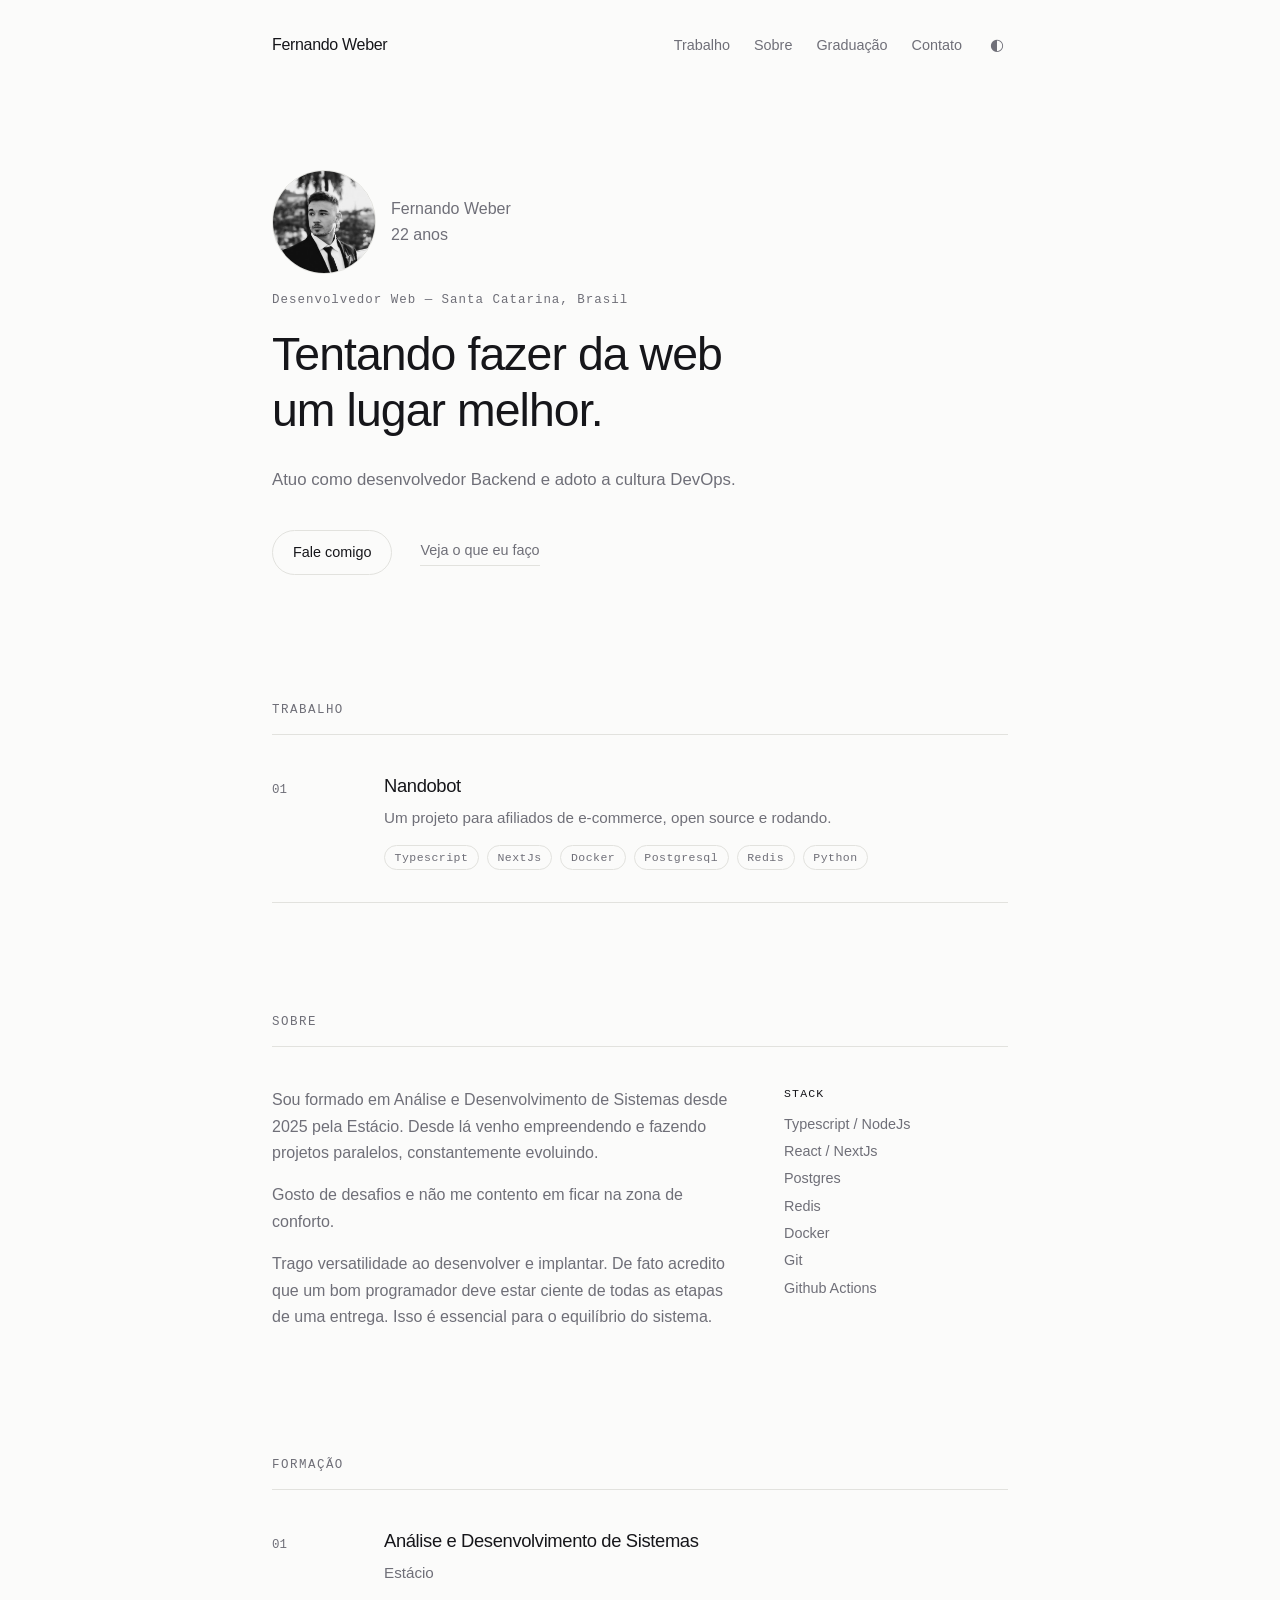
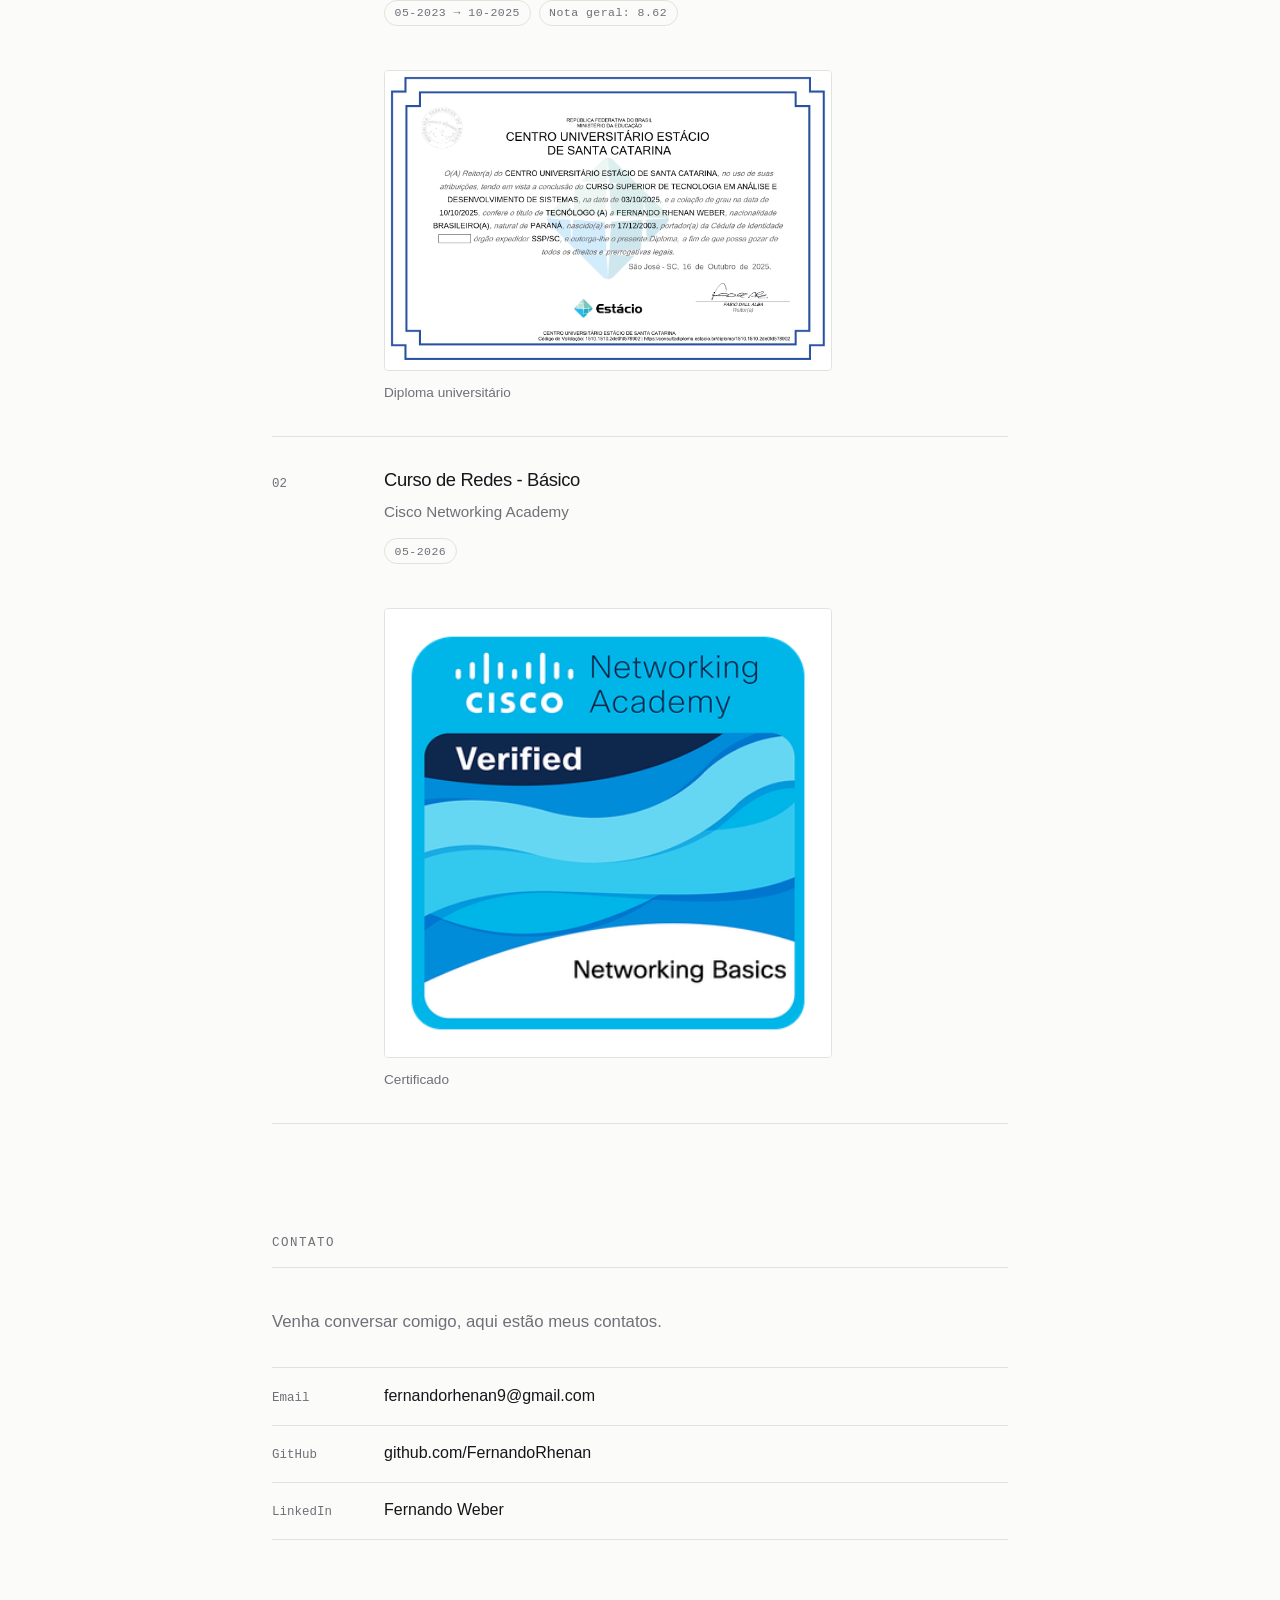
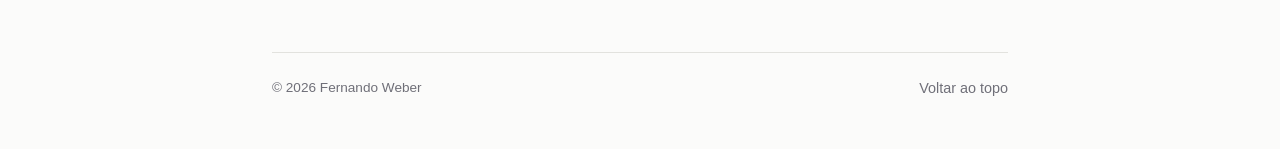
<file: index.html>
<!doctype html>
<html lang="en">
  <head>
    <meta charset="UTF-8" />
    <meta name="viewport" content="width=device-width, initial-scale=1.0" />
    <meta
      name="description"
      content="[One-line description of you and what you build]"
    />
    <title>Fernando Weber — Web Developer</title>
    <link rel="stylesheet" href="styles.css" />
  </head>

  <body>
    <header class="site-header">
      <a class="wordmark" href="#top">Fernando Weber</a>
      <nav>
        <ul>
          <li><a href="#work">Trabalho</a></li>
          <li><a href="#about">Sobre</a></li>
          <li><a href="#education">Graduação</a></li>
          <li><a href="#contact">Contato</a></li>
        </ul>
      </nav>
      <button id="theme-toggle" type="button" aria-label="Toggle color theme">
        <span aria-hidden="true">◐</span>
      </button>
    </header>

    <main id="top">
      <section class="hero">
        <div class="hero-profile">
          <img
            class="avatar"
            src="./public/perfil.png"
            width="800"
            height="800"
            alt="Foto de perfil de Fernando Weber"
          />
          <div class="hero-name">
            <span>Fernando Weber</span>
            <span>22 anos</span>
          </div>
        </div>
        <p class="eyebrow">Desenvolvedor Web — Santa Catarina, Brasil</p>
        <h1>Tentando fazer da web um lugar melhor.</h1>
        <p class="lede">
          Atuo como desenvolvedor Backend e adoto a cultura DevOps.
        </p>
        <p class="hero-actions">
          <a class="button" href="#contact">Fale comigo</a>
          <a class="link" href="#work">Veja o que eu faço</a>
        </p>
      </section>

      <section id="work" class="section">
        <h2 class="section-title">Trabalho</h2>

        <ol class="project-list">
          <li class="project">
            <div class="project-meta">
              <span class="project-index">01</span>
            </div>
            <div class="project-body">
              <h3><a href="./nandobot.html">Nandobot</a></h3>
              <p>
                Um projeto para afiliados de e-commerce, open source e rodando.
              </p>
              <ul class="tags">
                <li>Typescript</li>
                <li>NextJs</li>
                <li>Docker</li>
                <li>Postgresql</li>
                <li>Redis</li>
                <li>Python</li>
              </ul>
            </div>
          </li>
        </ol>
      </section>

      <section id="about" class="section">
        <h2 class="section-title">Sobre</h2>
        <div class="about-grid">
          <div class="about-text">
            <p>
              Sou formado em Análise e Desenvolvimento de Sistemas desde 2025
              pela Estácio. Desde lá venho empreendendo e fazendo projetos
              paralelos, constantemente evoluindo.
            </p>
            <p>
              Gosto de desafios e não me contento em ficar na zona de conforto.
            </p>
            <p>
              Trago versatilidade ao desenvolver e implantar. De fato acredito
              que um bom programador deve estar ciente de todas as etapas de uma
              entrega. Isso é essencial para o equilíbrio do sistema.
            </p>
          </div>
          <div class="about-side">
            <h4>Stack</h4>
            <ul class="plain-list">
              <li>Typescript / NodeJs</li>
              <li>React / NextJs</li>
              <li>Postgres</li>
              <li>Redis</li>
              <li>Docker</li>
              <li>Git</li>
              <li>Github Actions</li>
            </ul>
          </div>
        </div>
      </section>

      <section id="education" class="section">
        <h2 class="section-title">Formação</h2>
        <ol class="project-list">
          <li class="project">
            <div class="project-meta">
              <span class="project-index">01</span>
            </div>
            <div class="project-body">
              <h3>Análise e Desenvolvimento de Sistemas</h3>
              <p>Estácio</p>
              <ul class="tags">
                <li>05-2023 → 10-2025</li>
                <li>Nota geral: 8.62</li>
              </ul>
            </div>
            <figure>
              <a href="public/diploma.png" target="_blank">
                <img src="./public/diploma.png" loading="lazy" />
              </a>
              <figcaption>Diploma universitário</figcaption>
            </figure>
          </li>
          <li class="project">
            <div class="project-meta">
              <span class="project-index">02</span>
            </div>
            <div class="project-body">
              <h3>Curso de Redes - Básico</h3>
              <p>Cisco Networking Academy</p>
              <ul class="tags">
                <li>05-2026</li>
              </ul>
            </div>
            <figure>
              <a
                href="https://www.credly.com/badges/61dafdb2-c629-4b6b-afde-3ce85b304fd9/linked_in?t=tfczmu"
                target="_blank"
              >
                <img src="./public/cisco_network_basics.png" loading="lazy" />
              </a>
              <figcaption>Certificado</figcaption>
            </figure>
          </li>
        </ol>
      </section>
      <section id="contact" class="section">
        <h2 class="section-title">Contato</h2>
        <p class="lede">Venha conversar comigo, aqui estão meus contatos.</p>
        <ul class="contact-list">
          <li>
            <span>Email</span
            ><a
              referrerpolicy="no-referrer"
              target="_blank"
              href="mailto:fernandorhenan9@gmail.com"
              >fernandorhenan9@gmail.com</a
            >
          </li>
          <li>
            <span>GitHub</span
            ><a
              href="https://github.com/FernandoRhenan"
              referrerpolicy="no-referrer"
              target="_blank"
              >github.com/FernandoRhenan</a
            >
          </li>
          <li>
            <span>LinkedIn</span
            ><a
              href="https://www.linkedin.com/in/fernando-rhenan-weber-445ba4246/"
              referrerpolicy="no-referrer"
              target="_blank"
              >Fernando Weber</a
            >
          </li>
        </ul>
      </section>
    </main>

    <footer class="site-footer">
      <p>© <span id="year"></span> Fernando Weber</p>
      <p><a href="#top">Voltar ao topo</a></p>
    </footer>

    <script src="main.js"></script>
  </body>
</html>
</file>
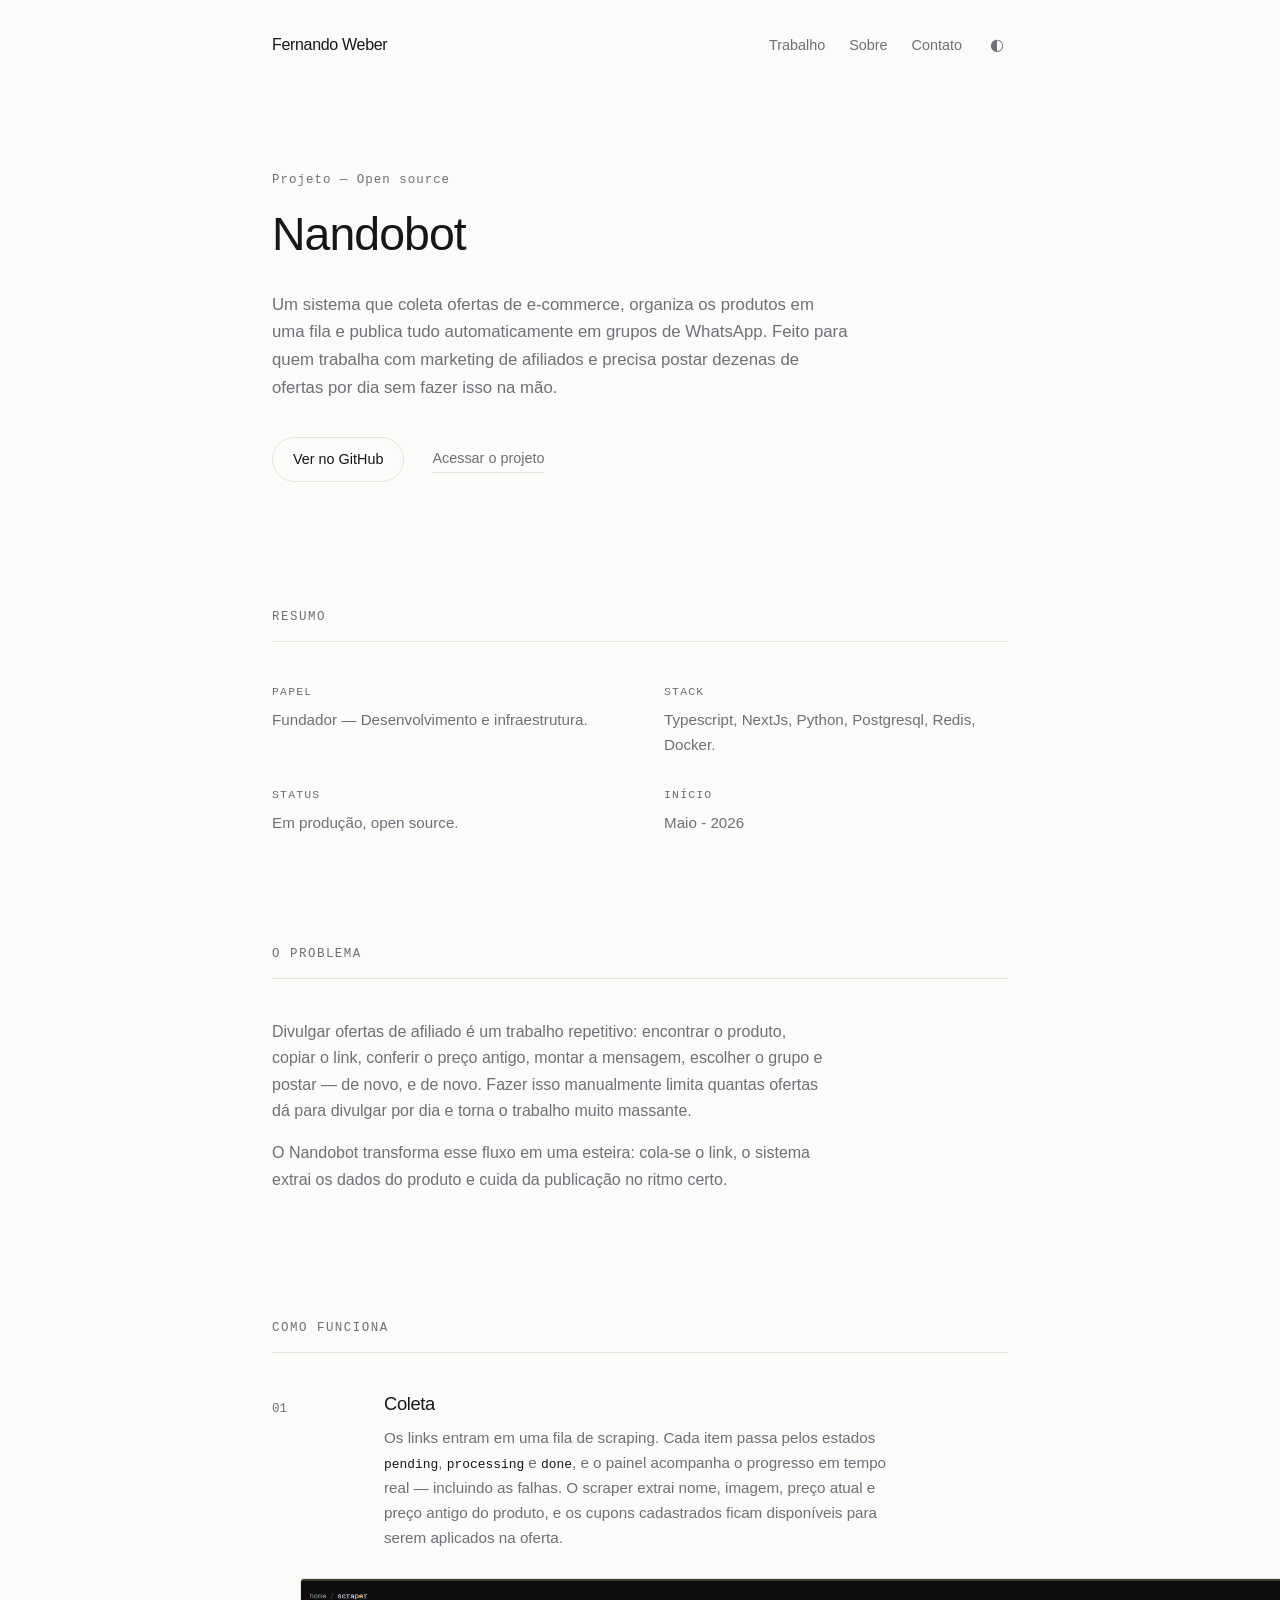
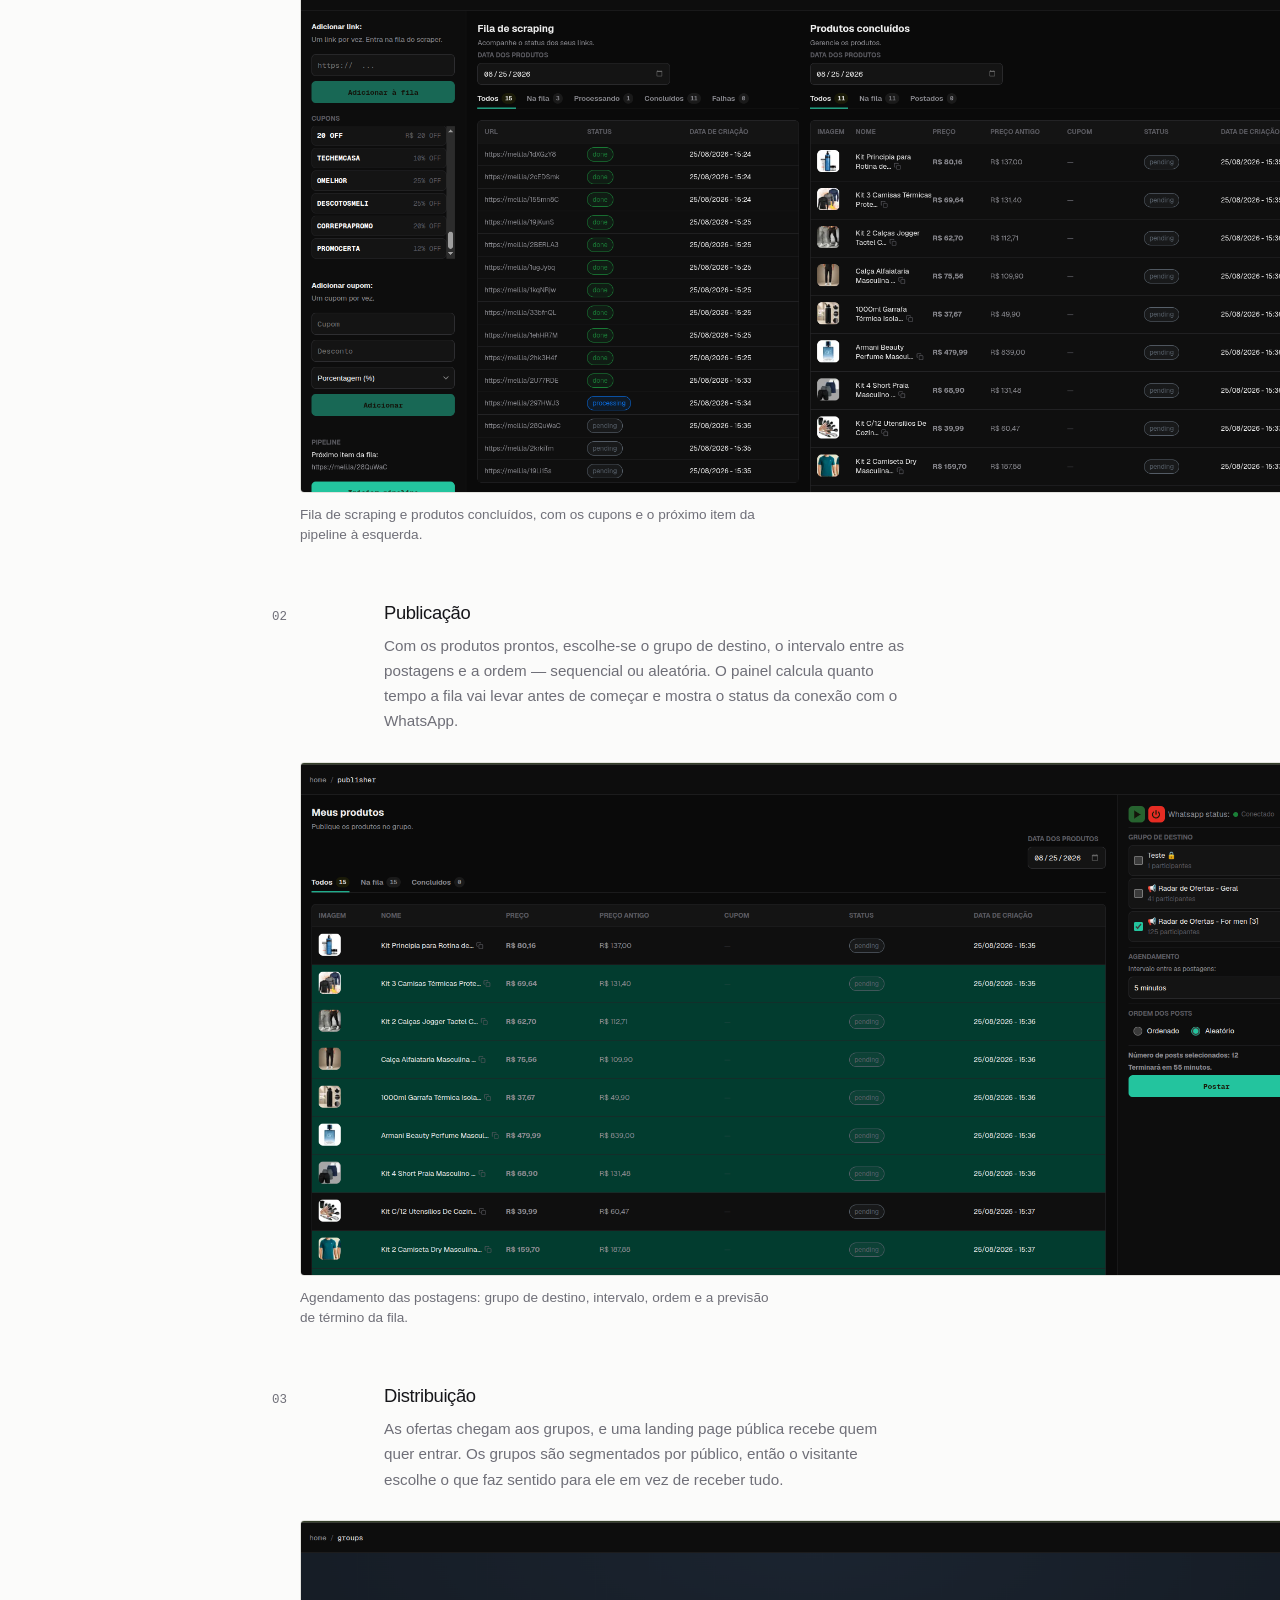
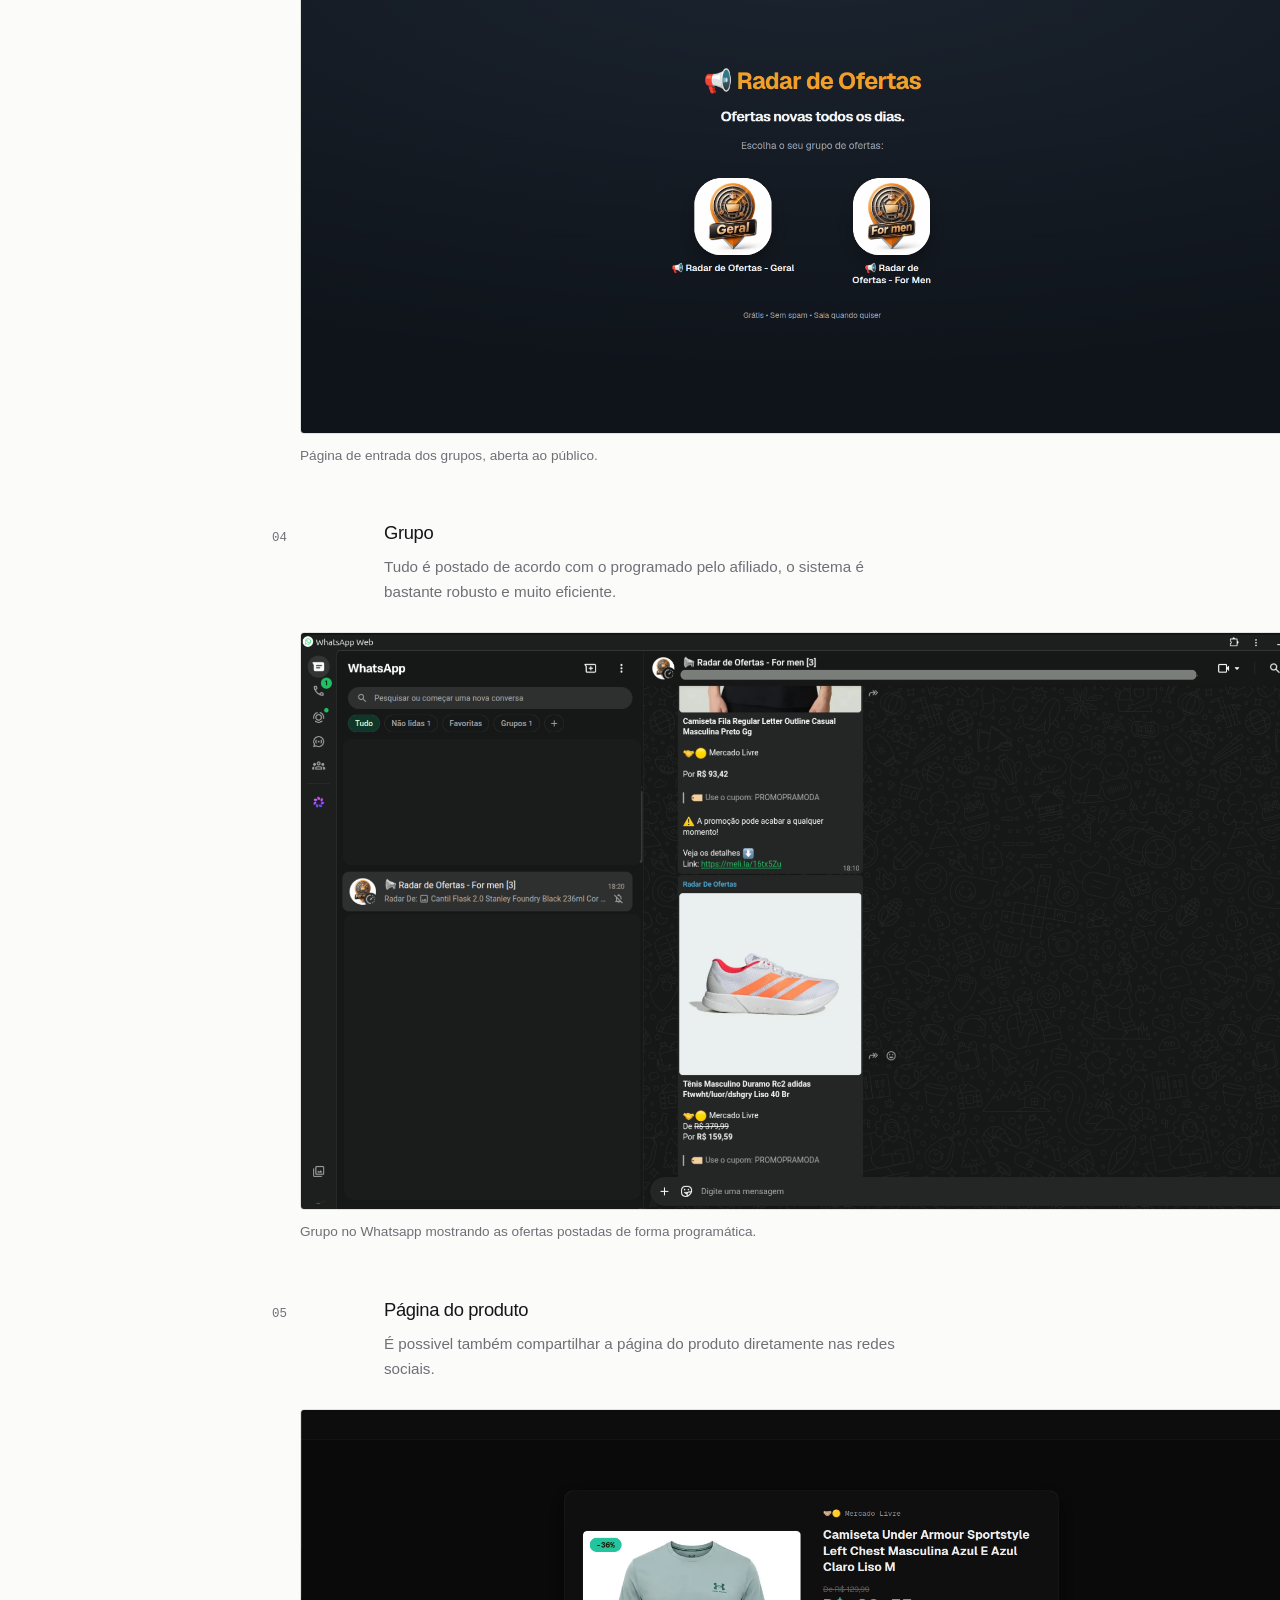
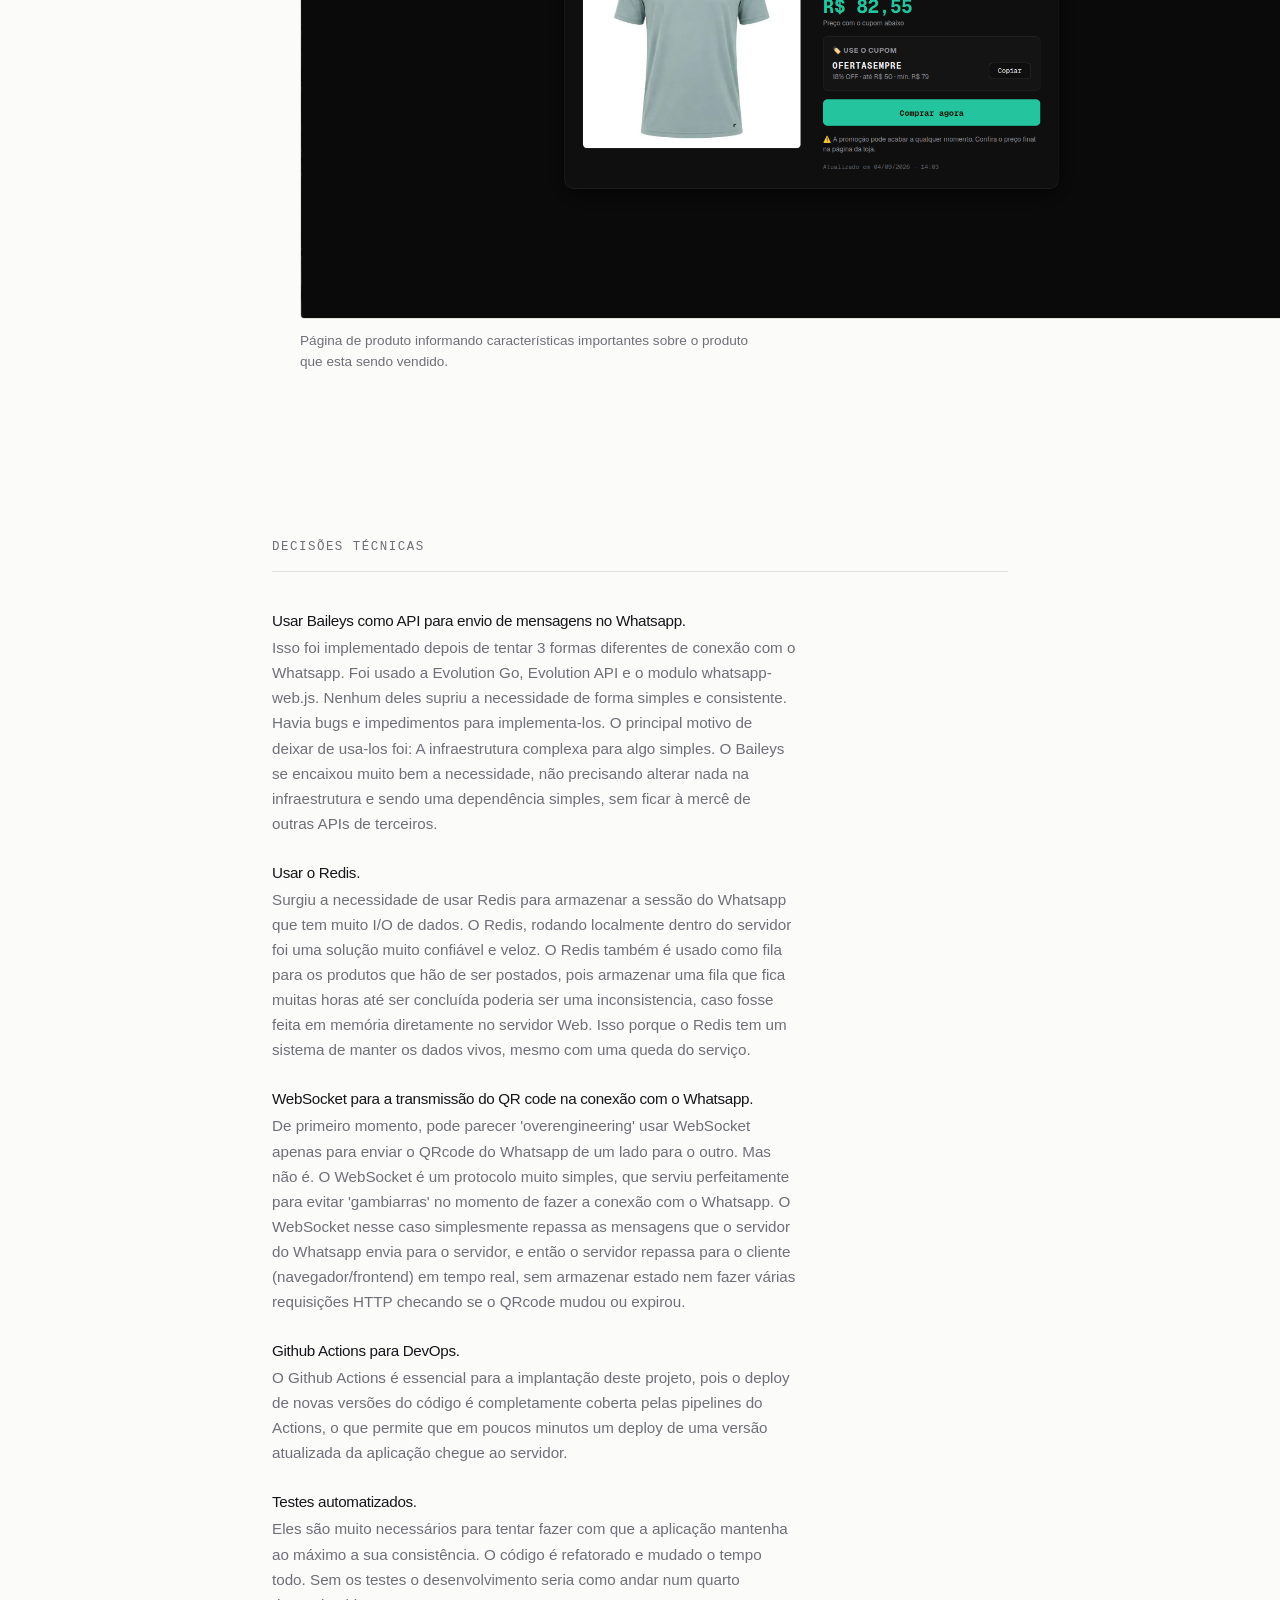
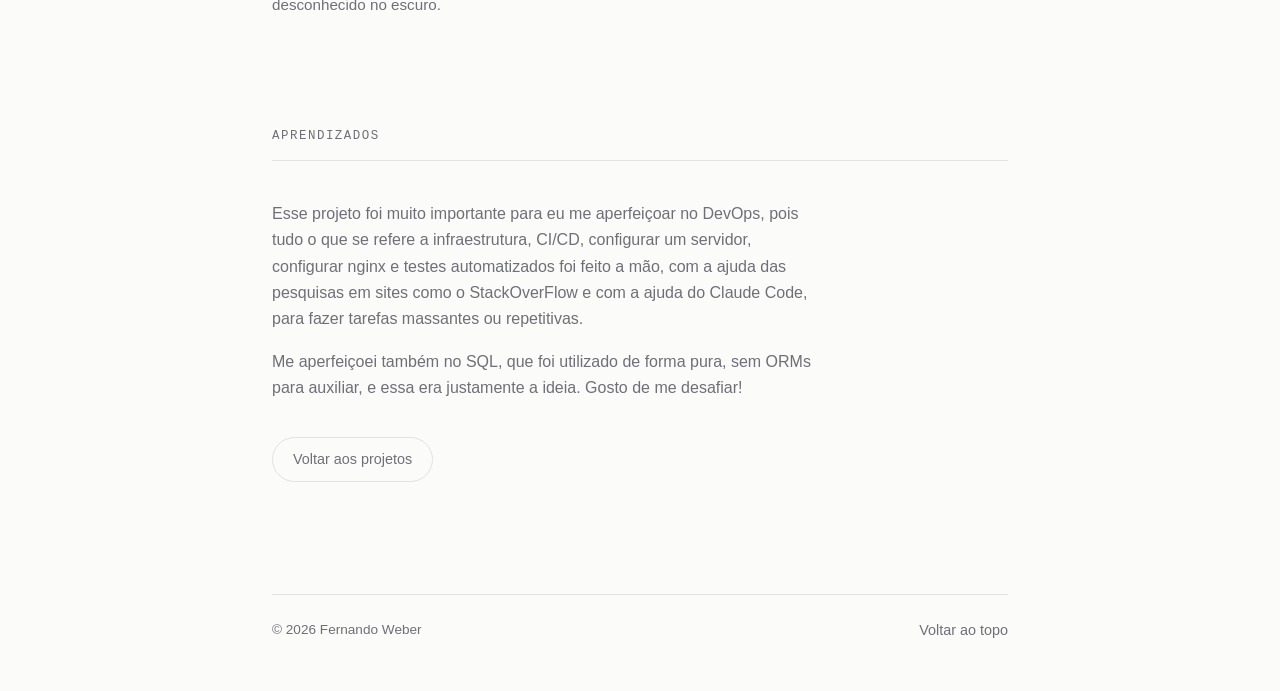
<file: nandobot.html>
<!doctype html>
<html lang="pt-br">
  <head>
    <meta charset="UTF-8" />
    <meta name="viewport" content="width=device-width, initial-scale=1.0" />
    <meta
      name="description"
      content="Nandobot — sistema de coleta e publicação automatizada de ofertas de e-commerce em grupos de WhatsApp."
    />
    <title>Nandobot — Fernando Weber</title>
    <link rel="stylesheet" href="styles.css" />
  </head>

  <body>
    <header class="site-header">
      <a class="wordmark" href="./index.html">Fernando Weber</a>
      <nav>
        <ul>
          <li><a href="./index.html#work">Trabalho</a></li>
          <li><a href="./index.html#about">Sobre</a></li>
          <li><a href="./index.html#contact">Contato</a></li>
        </ul>
      </nav>
      <button id="theme-toggle" type="button" aria-label="Toggle color theme">
        <span aria-hidden="true">◐</span>
      </button>
    </header>

    <main id="top" class="case">
      <section class="hero">
        <p class="eyebrow">Projeto — Open source</p>
        <h1>Nandobot</h1>
        <p class="lede">
          Um sistema que coleta ofertas de e-commerce, organiza os produtos em
          uma fila e publica tudo automaticamente em grupos de WhatsApp. Feito
          para quem trabalha com marketing de afiliados e precisa postar dezenas
          de ofertas por dia sem fazer isso na mão.
        </p>
        <p class="hero-actions">
          <a
            class="button"
            href="https://github.com/FernandoRhenan/nandobot"
            target="_blank"
            >Ver no GitHub</a
          >
          <a class="link" href="https://radar-de-ofertas.com" target="_blank"
            >Acessar o projeto</a
          >
        </p>
      </section>

      <section class="section">
        <h2 class="section-title">Resumo</h2>
        <ul class="facts">
          <li>
            <span>Papel</span>
            <p>Fundador — Desenvolvimento e infraestrutura.</p>
          </li>
          <li>
            <span>Stack</span>
            <p>Typescript, NextJs, Python, Postgresql, Redis, Docker.</p>
          </li>
          <li>
            <span>Status</span>
            <p>Em produção, open source.</p>
          </li>
          <li>
            <span>Início</span>
            <p>Maio - 2026</p>
          </li>
        </ul>
      </section>

      <section class="section">
        <h2 class="section-title">O problema</h2>
        <p>
          Divulgar ofertas de afiliado é um trabalho repetitivo: encontrar o
          produto, copiar o link, conferir o preço antigo, montar a mensagem,
          escolher o grupo e postar — de novo, e de novo. Fazer isso manualmente
          limita quantas ofertas dá para divulgar por dia e torna o trabalho
          muito massante.
        </p>
        <p>
          O Nandobot transforma esse fluxo em uma esteira: cola-se o link, o
          sistema extrai os dados do produto e cuida da publicação no ritmo
          certo.
        </p>
      </section>

      <section class="section">
        <h2 class="section-title">Como funciona</h2>

        <ol class="steps">
          <li>
            <div class="step-meta"><span class="step-index">01</span></div>
            <div class="step-body">
              <h3>Coleta</h3>
              <p>
                Os links entram em uma fila de scraping. Cada item passa pelos
                estados <em>pending</em>, <em>processing</em> e <em>done</em>, e
                o painel acompanha o progresso em tempo real — incluindo as
                falhas. O scraper extrai nome, imagem, preço atual e preço
                antigo do produto, e os cupons cadastrados ficam disponíveis
                para serem aplicados na oferta.
              </p>
              <figure>
                <a href="public/scraping.png" target="_blank">
                  <img
                    src="public/scraping.png"
                    alt="Painel do scraper: formulário para adicionar links, lista de cupons, fila de scraping com status de cada URL e tabela de produtos concluídos com preço e preço antigo."
                    width="1855"
                    height="930"
                    loading="lazy"
                  />
                </a>
                <figcaption>
                  Fila de scraping e produtos concluídos, com os cupons e o
                  próximo item da pipeline à esquerda.
                </figcaption>
              </figure>
            </div>
          </li>

          <li>
            <div class="step-meta"><span class="step-index">02</span></div>
            <div class="step-body">
              <h3>Publicação</h3>
              <p>
                Com os produtos prontos, escolhe-se o grupo de destino, o
                intervalo entre as postagens e a ordem — sequencial ou
                aleatória. O painel calcula quanto tempo a fila vai levar antes
                de começar e mostra o status da conexão com o WhatsApp.
              </p>
              <figure>
                <a href="public/publisher.png" target="_blank">
                  <img
                    src="public/publisher.png"
                    alt="Painel do publisher: tabela de produtos selecionados para postagem e barra lateral com status do WhatsApp, grupos de destino, intervalo entre postagens e ordem dos posts."
                    width="1855"
                    height="930"
                    loading="lazy"
                  />
                </a>
                <figcaption>
                  Agendamento das postagens: grupo de destino, intervalo, ordem
                  e a previsão de término da fila.
                </figcaption>
              </figure>
            </div>
          </li>

          <li>
            <div class="step-meta"><span class="step-index">03</span></div>
            <div class="step-body">
              <h3>Distribuição</h3>
              <p>
                As ofertas chegam aos grupos, e uma landing page pública recebe
                quem quer entrar. Os grupos são segmentados por público, então o
                visitante escolhe o que faz sentido para ele em vez de receber
                tudo.
              </p>
              <figure>
                <a href="public/landing.png" target="_blank">
                  <img
                    src="public/landing.png"
                    alt="Landing page do Nandobot com a chamada 'Ofertas novas todos os dias' e dois grupos para escolher: Geral e For Men."
                    width="1855"
                    height="930"
                    loading="lazy"
                  />
                </a>
                <figcaption>
                  Página de entrada dos grupos, aberta ao público.
                </figcaption>
              </figure>
            </div>
          </li>

          <li>
            <div class="step-meta"><span class="step-index">04</span></div>
            <div class="step-body">
              <h3>Grupo</h3>
              <p>
                Tudo é postado de acordo com o programado pelo afiliado, o
                sistema é bastante robusto e muito eficiente.
              </p>
              <figure>
                <a href="public/grupo_radar.png" target="_blank">
                  <img
                    src="public/grupo_radar.png"
                    alt="Grupo de Whatsapp com as ofertas postadas."
                    width="1855"
                    height="930"
                    loading="lazy"
                  />
                </a>
                <figcaption>
                  Grupo no Whatsapp mostrando as ofertas postadas de forma
                  programática.
                </figcaption>
              </figure>
            </div>
          </li>

          <li>
            <div class="step-meta"><span class="step-index">05</span></div>
            <div class="step-body">
              <h3>Página do produto</h3>
              <p>
                É possivel também compartilhar a página do produto diretamente
                nas redes sociais.
              </p>
              <figure>
                <a href="public/camiseta.png" target="_blank">
                  <img
                    src="public/camiseta.png"
                    alt="Grupo de Whatsapp com as ofertas postadas."
                    width="1855"
                    height="930"
                    loading="lazy"
                  />
                </a>
                <figcaption>
                  Página de produto informando características importantes sobre
                  o produto que esta sendo vendido.
                </figcaption>
              </figure>
            </div>
          </li>
        </ol>
      </section>

      <section class="section">
        <h2 class="section-title">Decisões técnicas</h2>
        <ul class="notes">
          <li>
            <h4>Usar Baileys como API para envio de mensagens no Whatsapp.</h4>
            <p>
              Isso foi implementado depois de tentar 3 formas diferentes de
              conexão com o Whatsapp. Foi usado a Evolution Go, Evolution API e
              o modulo whatsapp-web.js. Nenhum deles supriu a necessidade de
              forma simples e consistente. Havia bugs e impedimentos para
              implementa-los. O principal motivo de deixar de usa-los foi: A
              infraestrutura complexa para algo simples. O Baileys se encaixou
              muito bem a necessidade, não precisando alterar nada na
              infraestrutura e sendo uma dependência simples, sem ficar à mercê
              de outras APIs de terceiros.
            </p>
          </li>
          <li>
            <h4>Usar o Redis.</h4>
            <p>
              Surgiu a necessidade de usar Redis para armazenar a sessão do
              Whatsapp que tem muito I/O de dados. O Redis, rodando localmente
              dentro do servidor foi uma solução muito confiável e veloz. O
              Redis também é usado como fila para os produtos que hão de ser
              postados, pois armazenar uma fila que fica muitas horas até ser
              concluída poderia ser uma inconsistencia, caso fosse feita em
              memória diretamente no servidor Web. Isso porque o Redis tem um
              sistema de manter os dados vivos, mesmo com uma queda do serviço.
            </p>
          </li>
          <li>
            <h4>
              WebSocket para a transmissão do QR code na conexão com o Whatsapp.
            </h4>
            <p>
              De primeiro momento, pode parecer 'overengineering' usar WebSocket
              apenas para enviar o QRcode do Whatsapp de um lado para o outro.
              Mas não é. O WebSocket é um protocolo muito simples, que serviu
              perfeitamente para evitar 'gambiarras' no momento de fazer a
              conexão com o Whatsapp. O WebSocket nesse caso simplesmente
              repassa as mensagens que o servidor do Whatsapp envia para o
              servidor, e então o servidor repassa para o cliente
              (navegador/frontend) em tempo real, sem armazenar estado nem fazer
              várias requisições HTTP checando se o QRcode mudou ou expirou.
            </p>
          </li>
          <li>
            <h4>Github Actions para DevOps.</h4>
            <p>
              O Github Actions é essencial para a implantação deste projeto,
              pois o deploy de novas versões do código é completamente coberta
              pelas pipelines do Actions, o que permite que em poucos minutos um
              deploy de uma versão atualizada da aplicação chegue ao servidor.
            </p>
          </li>
          <li>
            <h4>Testes automatizados.</h4>
            <p>
              Eles são muito necessários para tentar fazer com que a aplicação
              mantenha ao máximo a sua consistência. O código é refatorado e
              mudado o tempo todo. Sem os testes o desenvolvimento seria como
              andar num quarto desconhecido no escuro.
            </p>
          </li>
        </ul>
      </section>

      <section class="section">
        <h2 class="section-title">Aprendizados</h2>
        <p>
          Esse projeto foi muito importante para eu me aperfeiçoar no DevOps,
          pois tudo o que se refere a infraestrutura, CI/CD, configurar um
          servidor, configurar nginx e testes automatizados foi feito a mão, com
          a ajuda das pesquisas em sites como o StackOverFlow e com a ajuda do
          Claude Code, para fazer tarefas massantes ou repetitivas.
        </p>
        <p>
          Me aperfeiçoei também no SQL, que foi utilizado de forma pura, sem
          ORMs para auxiliar, e essa era justamente a ideia. Gosto de me
          desafiar!
        </p>
        <p class="hero-actions">
          <a class="button" href="./index.html#work">Voltar aos projetos</a>
        </p>
      </section>
    </main>

    <footer class="site-footer">
      <p>© <span id="year"></span> Fernando Weber</p>
      <p><a href="#top">Voltar ao topo</a></p>
    </footer>

    <script src="main.js"></script>
  </body>
</html>
</file>
<file: styles.css>
/* ---------------------------------------------------------------
   Tokens
--------------------------------------------------------------- */

:root {
    --bg: #fbfbfa;
    --fg: #16161a;
    --muted: #6f6f78;
    --line: #e2e2de;
    --accent: #16161a;

    --font: ui-sans-serif, -apple-system, "Segoe UI", Inter, Helvetica, Arial, sans-serif;
    --mono: ui-monospace, SFMono-Regular, "SF Mono", Menlo, monospace;

    --measure: 62ch;
    --page: 46rem;
    --gap: 1rem;
    --space: clamp(4rem, 10vw, 7rem);
}

:root[data-theme="dark"] {
    --bg: #101013;
    --fg: #ececeb;
    --muted: #8f8f99;
    --line: #26262c;
    --accent: #ececeb;
}

@media (prefers-color-scheme: dark) {
    :root:not([data-theme="light"]) {
        --bg: #101013;
        --fg: #ececeb;
        --muted: #8f8f99;
        --line: #26262c;
        --accent: #ececeb;
    }
}

/* ---------------------------------------------------------------
   Base
--------------------------------------------------------------- */

*,
*::before,
*::after {
    box-sizing: border-box;
}

html {
    scroll-behavior: smooth;
    -webkit-text-size-adjust: 100%;
}

body {
    margin: 0;
    padding: 0 1.5rem;
    background: var(--bg);
    color: var(--fg);
    font-family: var(--font);
    font-size: 1rem;
    line-height: 1.65;
    -webkit-font-smoothing: antialiased;
}

h1,
h2,
h3,
h4 {
    font-weight: 500;
    line-height: 1.2;
    letter-spacing: -0.02em;
    margin: 0;
}

p {
    margin: 0 0 1rem;
    max-width: var(--measure);
}

a {
    color: inherit;
    text-decoration: none;
}

ul,
ol {
    margin: 0;
    padding: 0;
    list-style: none;
}

:focus-visible {
    outline: 2px solid var(--accent);
    outline-offset: 3px;
    border-radius: 2px;
}

/* ---------------------------------------------------------------
   Header
--------------------------------------------------------------- */

.site-header {
    display: flex;
    align-items: center;
    gap: 1.5rem;
    max-width: var(--page);
    margin: 0 auto;
    padding: 2rem 0;
}

.wordmark {
    font-weight: 500;
    letter-spacing: -0.02em;
    margin-right: auto;
}

.site-header nav ul {
    display: flex;
    gap: 1.5rem;
}

.site-header nav a,
.site-footer a {
    color: var(--muted);
    font-size: 0.9rem;
    transition: color 0.2s ease;
}

.site-header nav a:hover,
.site-footer a:hover {
    color: var(--fg);
}

#theme-toggle {
    background: none;
    border: 0;
    padding: 0.25rem;
    color: var(--muted);
    font-size: 1rem;
    line-height: 1;
    cursor: pointer;
    transition: color 0.2s ease;
}

#theme-toggle:hover {
    color: var(--fg);
}

/* ---------------------------------------------------------------
   Layout
--------------------------------------------------------------- */

main {
    max-width: var(--page);
    margin: 0 auto;
}

.section {
    padding-top: var(--space);
}

.section-title {
    font-size: 0.78rem;
    font-family: var(--mono);
    font-weight: 400;
    letter-spacing: 0.12em;
    text-transform: uppercase;
    color: var(--muted);
    padding-bottom: 1rem;
    margin-bottom: 2.5rem;
    border-bottom: 1px solid var(--line);
}

/* ---------------------------------------------------------------
   Hero
--------------------------------------------------------------- */

.hero {
    padding: clamp(3rem, 8vw, 5rem) 0 0;
}

.hero-profile {
    display: flex;
    align-items: center;
    justify-content: start;
    gap: 15px;
    margin-bottom: 1rem;
}

.hero-name {
    display: flex;
    flex-direction: column;
    align-items: start;
    justify-content: flex-start;
    color: var(--muted);
}

.avatar {
    display: block;
    width: clamp(5rem, 14vw, 6.5rem);
    height: auto;
    aspect-ratio: 1;
    object-fit: cover;
    border-radius: 50%;
    border: 1px solid var(--line);
}

.eyebrow {
    font-family: var(--mono);
    font-size: 0.78rem;
    letter-spacing: 0.08em;
    color: var(--muted);
}

.hero h1 {
    font-size: clamp(1.9rem, 5.5vw, 2.9rem);
    max-width: 20ch;
    margin-bottom: 1.75rem;
}

.lede {
    color: var(--muted);
    font-size: 1.05rem;
}

.hero-actions {
    display: flex;
    align-items: center;
    gap: 1.75rem;
    margin-top: 2.25rem;
}

.button {
    display: inline-block;
    padding: 0.6rem 1.25rem;
    border: 1px solid var(--line);
    border-radius: 999px;
    font-size: 0.9rem;
    transition: border-color 0.2s ease, background 0.2s ease;
}

.button:hover {
    border-color: var(--accent);
}

.link {
    font-size: 0.9rem;
    color: var(--muted);
    border-bottom: 1px solid var(--line);
    padding-bottom: 2px;
    transition: color 0.2s ease, border-color 0.2s ease;
}

.link:hover {
    color: var(--fg);
    border-color: var(--accent);
}

/* ---------------------------------------------------------------
   Work
--------------------------------------------------------------- */

.project {
    display: grid;
    grid-template-columns: 6rem 1fr;
    gap: var(--gap);
    padding: 2rem 0;
    border-bottom: 1px solid var(--line);
}

.project:first-child {
    padding-top: 0;
}

.project-meta {
    display: flex;
    flex-direction: column;
    gap: 0.2rem;
    font-family: var(--mono);
    font-size: 0.78rem;
    color: var(--muted);
    padding-top: 0.3rem;
}

.project h3 {
    font-size: 1.15rem;
    margin-bottom: 0.5rem;
}

.project h3 a {
    border-bottom: 1px solid transparent;
    transition: border-color 0.2s ease;
}

.project h3 a:hover {
    border-color: var(--accent);
}

.project p {
    color: var(--muted);
    font-size: 0.95rem;
    margin-bottom: 0.9rem;
}

.tags {
    display: flex;
    flex-wrap: wrap;
    gap: 0.5rem;
}

.tags li {
    font-family: var(--mono);
    font-size: 0.72rem;
    letter-spacing: 0.04em;
    color: var(--muted);
    border: 1px solid var(--line);
    border-radius: 999px;
    padding: 0.15rem 0.6rem;
}

/* ---------------------------------------------------------------
   About
--------------------------------------------------------------- */

.about-grid {
    display: grid;
    grid-template-columns: 1fr 14rem;
    gap: 3rem;
}

.about-text p {
    color: var(--muted);
}

.about-side h4 {
    font-family: var(--mono);
    font-size: 0.72rem;
    font-weight: 400;
    letter-spacing: 0.1em;
    text-transform: uppercase;
    color: var(--fg);
    margin-bottom: 0.6rem;
}

.about-side h4+.plain-list {
    margin-bottom: 2rem;
}

.plain-list li {
    color: var(--muted);
    font-size: 0.9rem;
    line-height: 1.9;
}

/* ---------------------------------------------------------------
   Contact
--------------------------------------------------------------- */

.contact-list {
    margin-top: 2rem;
    border-top: 1px solid var(--line);
}

.contact-list li {
    display: flex;
    align-items: baseline;
    gap: var(--gap);
    padding: 0.9rem 0;
    border-bottom: 1px solid var(--line);
}

.contact-list span {
    flex: 0 0 6rem;
    font-family: var(--mono);
    font-size: 0.78rem;
    color: var(--muted);
}

.contact-list a {
    border-bottom: 1px solid transparent;
    transition: border-color 0.2s ease;
}

.contact-list a:hover {
    border-color: var(--accent);
}

/* ---------------------------------------------------------------
   Footer
--------------------------------------------------------------- */

.site-footer {
    display: flex;
    justify-content: space-between;
    gap: var(--gap);
    max-width: var(--page);
    margin: var(--space) auto 0;
    padding: 1.5rem 0 3rem;
    border-top: 1px solid var(--line);
    color: var(--muted);
    font-size: 0.85rem;
}

.site-footer p {
    margin: 0;
}

/* ---------------------------------------------------------------
   Small screens
--------------------------------------------------------------- */

@media (max-width: 40rem) {
    .site-header {
        flex-wrap: wrap;
        gap: 0.75rem 1.25rem;
    }

    .project,
    .about-grid {
        grid-template-columns: 1fr;
        gap: 0.75rem;
    }

    .project-meta {
        flex-direction: row;
        gap: 0.75rem;
        padding-top: 0;
    }

    .project figure {
        grid-column: 1;
    }

    .about-grid {
        gap: 2.5rem;
    }

    .hero-actions {
        flex-wrap: wrap;
        gap: 1.25rem;
    }
}

@media (prefers-reduced-motion: reduce) {
    html {
        scroll-behavior: auto;
    }

    * {
        transition: none !important;
    }
}

/* ---------------------------------------------------------------
   Case study page
--------------------------------------------------------------- */

.case .hero h1 {
    max-width: 16ch;
}

.case .section p {
    color: var(--muted);
}

.facts {
    display: grid;
    grid-template-columns: repeat(2, 1fr);
    gap: 1.75rem 3rem;
}

.facts span {
    display: block;
    font-family: var(--mono);
    font-size: 0.72rem;
    letter-spacing: 0.1em;
    text-transform: uppercase;
    color: var(--muted);
    margin-bottom: 0.35rem;
}

.facts p {
    margin: 0;
    font-size: 0.95rem;
}

/* Steps ------------------------------------------------------- */

.steps>li {
    display: grid;
    grid-template-columns: 6rem 1fr;
    gap: var(--gap);
    padding-bottom: 3.5rem;
}

.step-meta {
    font-family: var(--mono);
    font-size: 0.78rem;
    color: var(--muted);
    padding-top: 0.35rem;
}

.step-body h3 {
    font-size: 1.15rem;
    margin-bottom: 0.6rem;
}

.step-body p {
    font-size: 0.95rem;
}

.step-body em {
    font-family: var(--mono);
    font-size: 0.85em;
    font-style: normal;
    color: var(--fg);
}

/* Figures ----------------------------------------------------- */

figure {
    margin: 1.75rem 0 0;
}

figure img {
    display: block;
    width: 100%;
    height: auto;
    border: 1px solid var(--line);
    border-radius: 4px;
}

.project figure {
    grid-column: 2;
    max-width: 28rem;
}

figure a {
    display: block;
    transition: opacity 0.2s ease;
}

figure a:hover {
    opacity: 0.85;
}

figcaption {
    margin-top: 0.75rem;
    max-width: var(--measure);
    font-size: 0.85rem;
    line-height: 1.5;
    color: var(--muted);
}

/* Screenshots breathe wider than the text column on large screens */
@media (min-width: 64rem) {
    .step-body figure {
        width: min(64rem, calc(100vw - 3rem));
        margin-left: calc(50% - 3.5rem);
        transform: translateX(-50%);
    }
}

/* Notes ------------------------------------------------------- */

.notes {
    display: grid;
    gap: 1.75rem;
}

.notes h4 {
    font-size: 0.95rem;
    margin-bottom: 0.3rem;
}

.notes p {
    margin: 0;
    font-size: 0.95rem;
}

@media (max-width: 40rem) {
    .facts {
        grid-template-columns: 1fr;
        gap: 1.5rem;
    }

    .steps>li {
        grid-template-columns: 1fr;
        gap: 0.5rem;
    }
}
</file>
